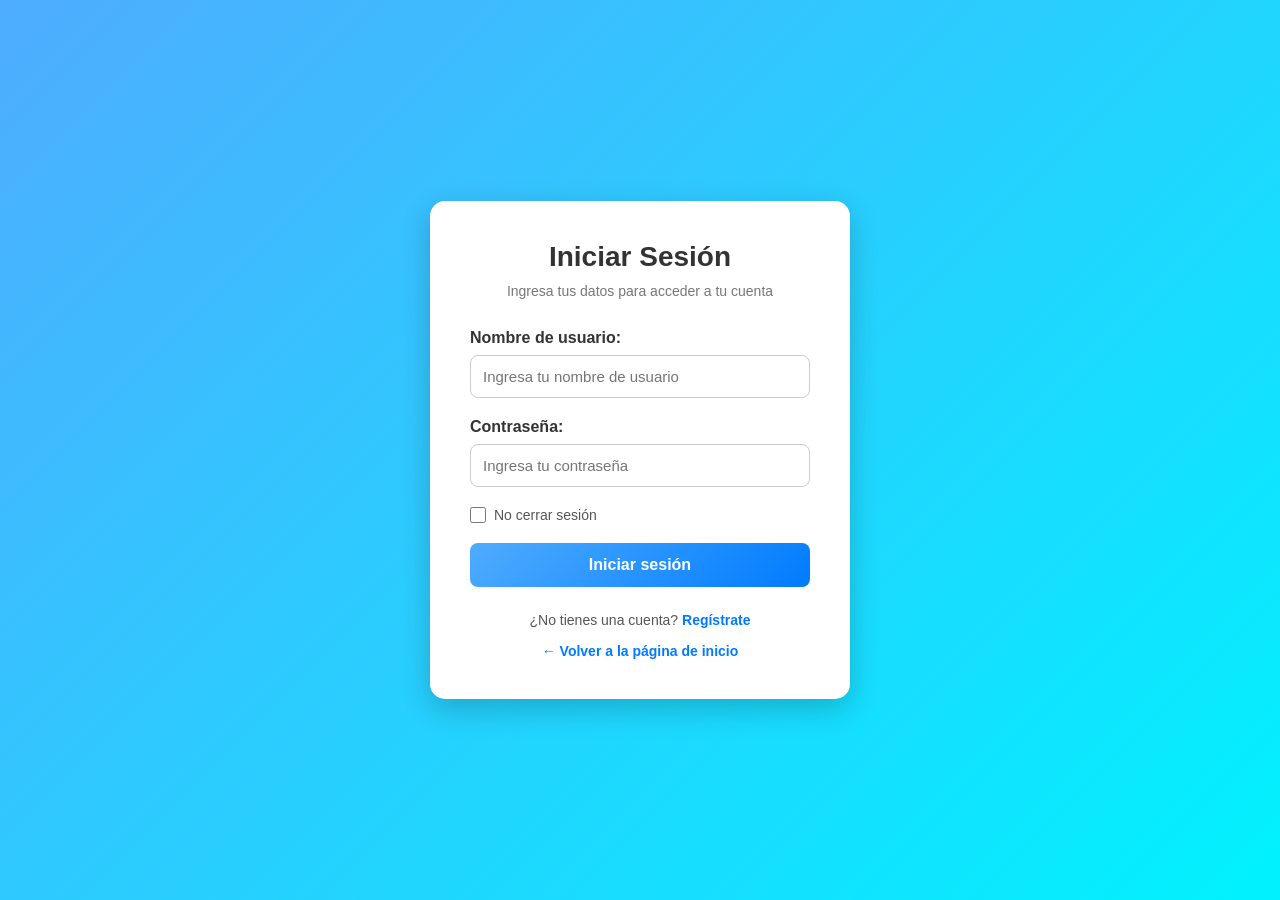
<file: frontend/assets/login.html>
<!DOCTYPE html>
<html lang="es">

<head>
    <meta charset="UTF-8">
    <meta name="viewport" content="width=device-width, initial-scale=1.0">

    <title>Inicio de Sesión</title>

    <style>
        * {
            margin: 0;
            padding: 0;
            box-sizing: border-box;
            font-family: Arial, Helvetica, sans-serif;
        }

        body {
            min-height: 100vh;
            display: flex;
            justify-content: center;
            align-items: center;
            background: linear-gradient(135deg, #4facfe, #00f2fe);
        }

        .login-container {
            width: 100%;
            max-width: 420px;
            background-color: #ffffff;
            padding: 40px;
            border-radius: 15px;
            box-shadow: 0 10px 30px rgba(0, 0, 0, 0.20);
        }

        .login-container h1 {
            text-align: center;
            color: #333333;
            margin-bottom: 10px;
            font-size: 28px;
        }

        .subtitle {
            text-align: center;
            color: #777777;
            margin-bottom: 30px;
            font-size: 14px;
        }

        .form-group {
            margin-bottom: 20px;
        }

        .form-group label {
            display: block;
            margin-bottom: 8px;
            color: #333333;
            font-weight: bold;
        }

        .form-group input[type="text"],
        .form-group input[type="password"] {
            width: 100%;
            padding: 12px;
            border: 1px solid #cccccc;
            border-radius: 8px;
            outline: none;
            font-size: 15px;
            transition: 0.3s;
        }

        .form-group input[type="text"]:focus,
        .form-group input[type="password"]:focus {
            border-color: #4facfe;
            box-shadow: 0 0 5px rgba(79, 172, 254, 0.4);
        }

        .remember {
            display: flex;
            align-items: center;
            gap: 8px;
            margin-bottom: 20px;
            color: #555555;
            font-size: 14px;
        }

        .remember input {
            width: 16px;
            height: 16px;
            cursor: pointer;
        }

        .login-button {
            width: 100%;
            padding: 13px;
            border: none;
            border-radius: 8px;
            background: linear-gradient(135deg, #4facfe, #007bff);
            color: white;
            font-size: 16px;
            font-weight: bold;
            cursor: pointer;
            transition: 0.3s;
        }

        .login-button:hover {
            transform: translateY(-2px);
            box-shadow: 0 5px 15px rgba(0, 123, 255, 0.3);
        }

        .register {
            text-align: center;
            margin-top: 25px;
            color: #555555;
            font-size: 14px;
        }

        .register a,
        .home-link {
            color: #007bff;
            text-decoration: none;
            font-weight: bold;
        }

        .register a:hover,
        .home-link:hover {
            text-decoration: underline;
        }

        .home {
            text-align: center;
            margin-top: 15px;
            font-size: 14px;
        }

        @media (max-width: 480px) {
            .login-container {
                margin: 20px;
                padding: 30px 25px;
            }

            .login-container h1 {
                font-size: 24px;
            }
        }
    </style>
</head>

<body>

    <main class="login-container">

        <h1>Iniciar Sesión</h1>

        <p class="subtitle">
            Ingresa tus datos para acceder a tu cuenta
        </p>

        <form class="login-form" action="#" method="post">

            <div class="form-group">
                <label for="username">Nombre de usuario:</label>

                <input
                    type="text"
                    id="username"
                    name="username"
                    placeholder="Ingresa tu nombre de usuario"
                    autocomplete="username"
                    required
                >
            </div>

            <div class="form-group">
                <label for="password">Contraseña:</label>

                <input
                    type="password"
                    id="password"
                    name="password"
                    placeholder="Ingresa tu contraseña"
                    autocomplete="current-password"
                    required
                >
            </div>

            <label class="remember" for="remember">
                <input
                    type="checkbox"
                    id="remember"
                    name="remember"
                >
                No cerrar sesión
            </label>

            <button type="submit" class="login-button">
                Iniciar sesión
            </button>

        </form>

        <p class="register">
            ¿No tienes una cuenta?
            <a href="/frontend/assets/register.html">
                Regístrate
            </a>
        </p>

        <p class="home">
            <a href="/frontend/assets/index.html" class="home-link">
                ← Volver a la página de inicio
            </a>
        </p>

    </main>

</body>

</html>
</file>
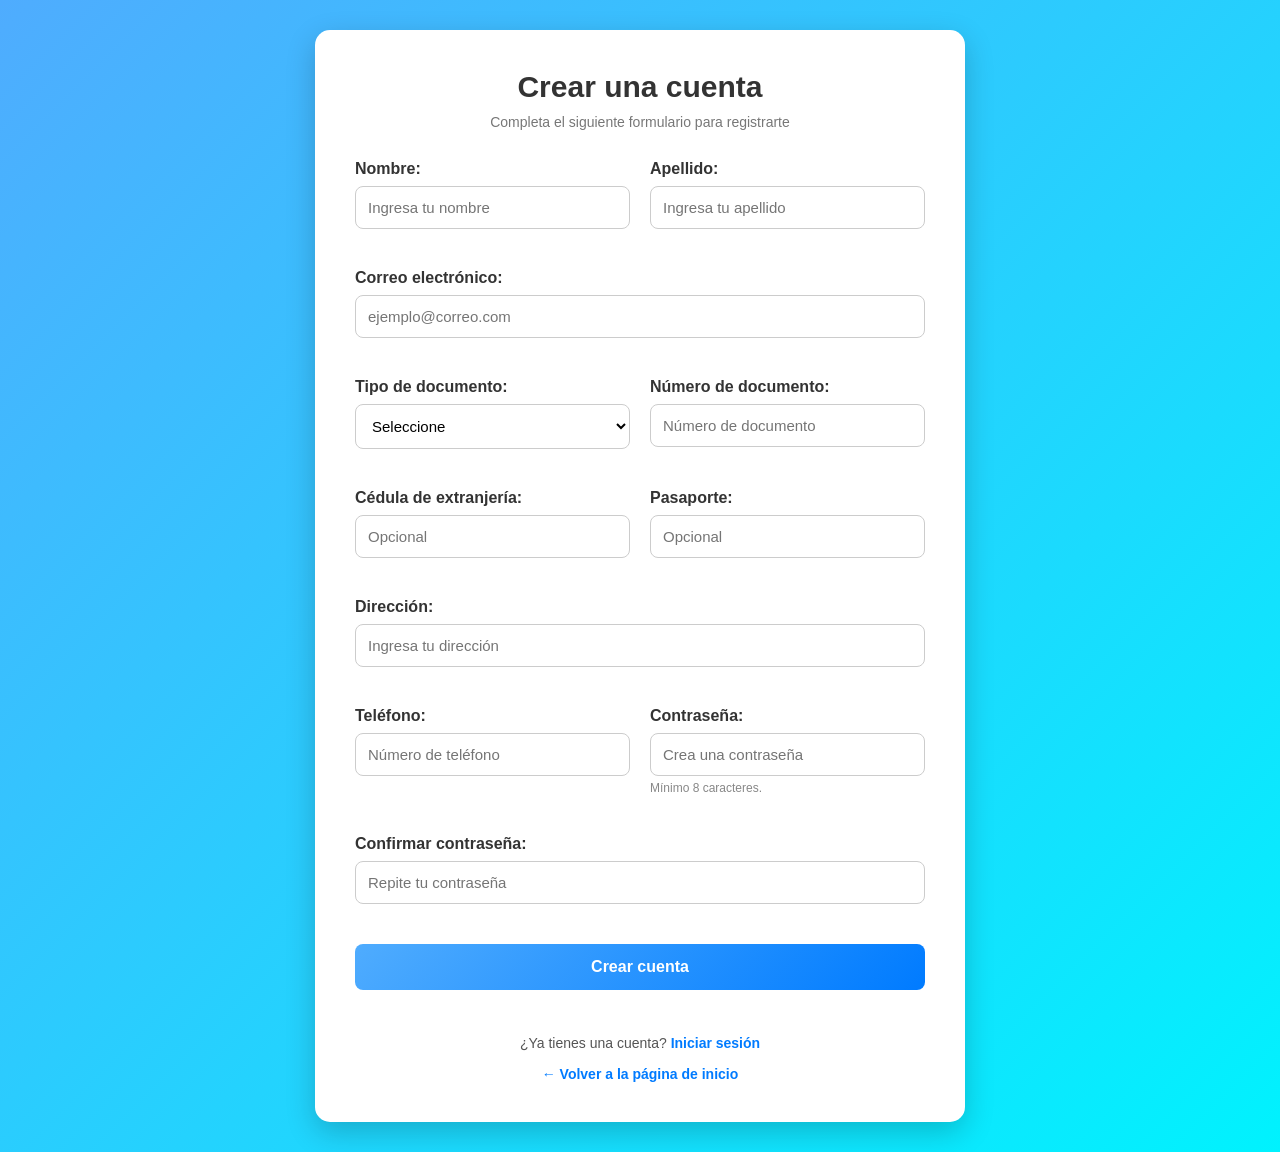
<file: frontend/assets/register.html>
<!DOCTYPE html>
<html lang="es">

<head>
    <meta charset="UTF-8">
    <meta name="viewport" content="width=device-width, initial-scale=1.0">

    <title>Crear una cuenta</title>

    <style>
        * {
            margin: 0;
            padding: 0;
            box-sizing: border-box;
            font-family: Arial, Helvetica, sans-serif;
        }

        body {
            min-height: 100vh;
            display: flex;
            justify-content: center;
            align-items: center;
            background: linear-gradient(135deg, #4facfe, #00f2fe);
            padding: 30px 15px;
        }

        .register-container {
            width: 100%;
            max-width: 650px;
            background-color: #ffffff;
            padding: 40px;
            border-radius: 15px;
            box-shadow: 0 10px 30px rgba(0, 0, 0, 0.20);
        }

        .register-container h1 {
            text-align: center;
            color: #333333;
            margin-bottom: 10px;
            font-size: 30px;
        }

        .subtitle {
            text-align: center;
            color: #777777;
            margin-bottom: 30px;
            font-size: 14px;
        }

        .form-row {
            display: grid;
            grid-template-columns: 1fr 1fr;
            gap: 20px;
        }

        .form-group {
            margin-bottom: 20px;
        }

        .form-group.full-width {
            grid-column: 1 / -1;
        }

        .form-group label {
            display: block;
            margin-bottom: 8px;
            color: #333333;
            font-weight: bold;
        }

        .form-group input,
        .form-group select {
            width: 100%;
            padding: 12px;
            border: 1px solid #cccccc;
            border-radius: 8px;
            outline: none;
            font-size: 15px;
            background-color: #ffffff;
            transition: 0.3s;
        }

        .form-group input:focus,
        .form-group select:focus {
            border-color: #4facfe;
            box-shadow: 0 0 5px rgba(79, 172, 254, 0.4);
        }

        .form-help {
            display: block;
            margin-top: 5px;
            font-size: 12px;
            color: #888888;
        }

        .register-button {
            width: 100%;
            padding: 14px;
            border: none;
            border-radius: 8px;
            background: linear-gradient(135deg, #4facfe, #007bff);
            color: white;
            font-size: 16px;
            font-weight: bold;
            cursor: pointer;
            transition: 0.3s;
        }

        .register-button:hover {
            transform: translateY(-2px);
            box-shadow: 0 5px 15px rgba(0, 123, 255, 0.3);
        }

        .login-link {
            text-align: center;
            margin-top: 25px;
            color: #555555;
            font-size: 14px;
        }

        .login-link a,
        .home-link {
            color: #007bff;
            text-decoration: none;
            font-weight: bold;
        }

        .login-link a:hover,
        .home-link:hover {
            text-decoration: underline;
        }

        .home {
            text-align: center;
            margin-top: 15px;
            font-size: 14px;
        }

        @media (max-width: 600px) {

            .register-container {
                padding: 30px 20px;
            }

            .register-container h1 {
                font-size: 25px;
            }

            .form-row {
                grid-template-columns: 1fr;
                gap: 0;
            }

            .form-group.full-width {
                grid-column: auto;
            }
        }
    </style>
</head>

<body>

    <main class="register-container">

        <h1>Crear una cuenta</h1>

        <p class="subtitle">
            Completa el siguiente formulario para registrarte
        </p>

        <form action="#" method="post">

            <div class="form-row">

                <!-- Nombre -->
                <div class="form-group">
                    <label for="nombre">Nombre:</label>

                    <input
                        type="text"
                        id="nombre"
                        name="nombre"
                        placeholder="Ingresa tu nombre"
                        autocomplete="given-name"
                        required
                    >
                </div>

                <!-- Apellido -->
                <div class="form-group">
                    <label for="apellido">Apellido:</label>

                    <input
                        type="text"
                        id="apellido"
                        name="apellido"
                        placeholder="Ingresa tu apellido"
                        autocomplete="family-name"
                        required
                    >
                </div>

                <!-- Correo -->
                <div class="form-group full-width">
                    <label for="correo">Correo electrónico:</label>

                    <input
                        type="email"
                        id="correo"
                        name="correo"
                        placeholder="ejemplo@correo.com"
                        autocomplete="email"
                        required
                    >
                </div>

                <!-- Tipo de documento -->
                <div class="form-group">
                    <label for="identidad">Tipo de documento:</label>

                    <select id="identidad" name="identidad" required>
                        <option value="">Seleccione</option>
                        <option value="cc">Cédula de ciudadanía</option>
                        <option value="ti">Tarjeta de identidad</option>
                        <option value="ce">Cédula de extranjería</option>
                        <option value="pasaporte">Pasaporte</option>
                    </select>
                </div>

                <!-- Número de documento -->
                <div class="form-group">
                    <label for="numero-doc">Número de documento:</label>

                    <input
                        type="text"
                        id="numero-doc"
                        name="numero_documento"
                        placeholder="Número de documento"
                        inputmode="numeric"
                        required
                    >
                </div>

                <!-- Cédula extranjera -->
                <div class="form-group">
                    <label for="cedula-extranjera">
                        Cédula de extranjería:
                    </label>

                    <input
                        type="text"
                        id="cedula-extranjera"
                        name="cedula_extranjera"
                        placeholder="Opcional"
                    >
                </div>

                <!-- Pasaporte -->
                <div class="form-group">
                    <label for="pasaporte">Pasaporte:</label>

                    <input
                        type="text"
                        id="pasaporte"
                        name="pasaporte"
                        placeholder="Opcional"
                    >
                </div>

                <!-- Dirección -->
                <div class="form-group full-width">
                    <label for="direccion">Dirección:</label>

                    <input
                        type="text"
                        id="direccion"
                        name="direccion"
                        placeholder="Ingresa tu dirección"
                        autocomplete="street-address"
                        required
                    >
                </div>

                <!-- Teléfono -->
                <div class="form-group">
                    <label for="telefono">Teléfono:</label>

                    <input
                        type="tel"
                        id="telefono"
                        name="telefono"
                        placeholder="Número de teléfono"
                        autocomplete="tel"
                        required
                    >
                </div>

                <!-- Contraseña -->
                <div class="form-group">
                    <label for="contrasena">Contraseña:</label>

                    <input
                        type="password"
                        id="contrasena"
                        name="contrasena"
                        placeholder="Crea una contraseña"
                        autocomplete="new-password"
                        minlength="8"
                        required
                    >

                    <span class="form-help">
                        Mínimo 8 caracteres.
                    </span>
                </div>

                <!-- Confirmar contraseña -->
                <div class="form-group full-width">
                    <label for="confirmar-contrasena">
                        Confirmar contraseña:
                    </label>

                    <input
                        type="password"
                        id="confirmar-contrasena"
                        name="confirmar_contrasena"
                        placeholder="Repite tu contraseña"
                        autocomplete="new-password"
                        minlength="8"
                        required
                    >
                </div>

                <!-- Botón -->
                <div class="form-group full-width">
                    <button type="submit" class="register-button">
                        Crear cuenta
                    </button>
                </div>

            </div>

        </form>

        <p class="login-link">
            ¿Ya tienes una cuenta?
            <a href="/frontend/assets/login.html">
                Iniciar sesión
            </a>
        </p>

        <p class="home">
            <a href="/frontend/assets/index.html" class="home-link">
                ← Volver a la página de inicio
            </a>
        </p>

    </main>

</body>

</html>
</file>
